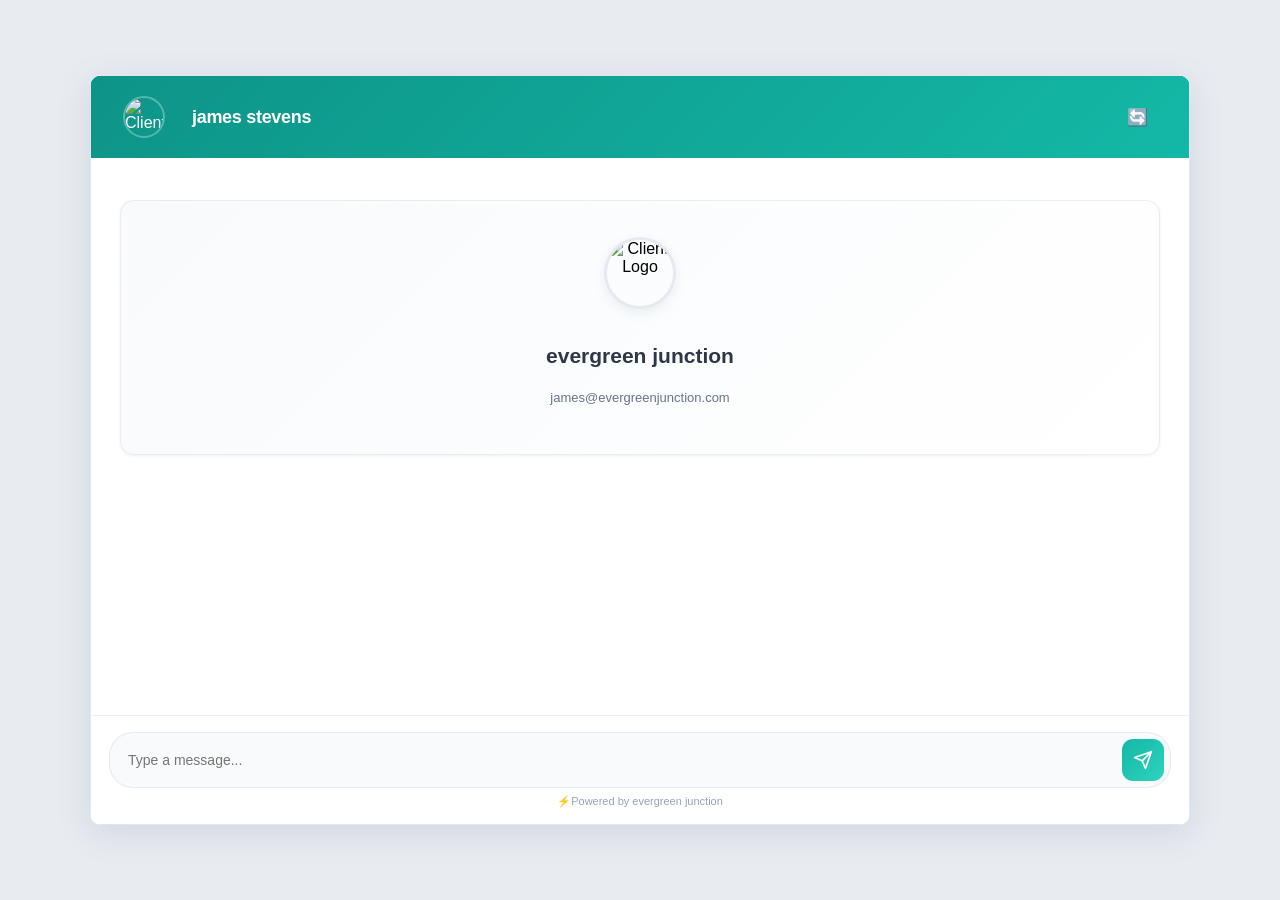
<file: index.html>
<!DOCTYPE html>
<html lang="en">

<head>
  <meta charset="UTF-8">
  <meta name="viewport" content="width=device-width, initial-scale=1.0, maximum-scale=1.0, user-scalable=no">
  <meta name="apple-mobile-web-app-capable" content="yes">
  <meta name="apple-mobile-web-app-status-bar-style" content="light">
  <meta name="theme-color" content="#6B7AA1">
  <title>Modern Webchat - Embedded</title>
  
  <style>
    * {
      margin: 0;
      padding: 0;
      box-sizing: border-box;
    }

    body {
      font-family: -apple-system, BlinkMacSystemFont, 'Segoe UI', Roboto, 'Helvetica Neue', Arial, sans-serif;
      background: #E8EBF0;
      overflow: hidden;
      -webkit-font-smoothing: antialiased;
      -moz-osx-font-smoothing: grayscale;
      min-height: 100vh;
    }

    .chat-iframe-container {
      position: fixed;
      top: 50%;
      left: 50%;
      transform: translate(-50%, -50%);
      width: min(92vw, 1100px);
      height: min(88vh, 750px);
      z-index: 1000;
      border: none;
      border-radius: 12px;
      box-shadow: 0 8px 32px rgba(107, 122, 161, 0.18);
      overflow: hidden;
      background: white;
    }

    .chat-iframe-container iframe {
      width: 100%;
      height: 100%;
      border: none;
      border-radius: 12px;
      display: block;
      background: white;
    }

    .chat-iframe-container::before {
      content: '';
      position: fixed;
      top: 0;
      left: 0;
      width: 100%;
      height: 100%;
      background: rgba(107, 122, 161, 0.15);
      z-index: -1;
    }

    @media (max-width: 768px) {
      body {
        background: #F0F3F8;
      }

      .chat-iframe-container {
        top: 0;
        left: 0;
        transform: none;
        width: 100vw;
        height: 100vh;
        height: calc(var(--vh, 1vh) * 100);
        min-height: 100vh;
        min-height: -webkit-fill-available;
        max-height: none;
        border-radius: 0;
        box-shadow: none;
      }

      .chat-iframe-container::before {
        display: none;
      }

      .chat-iframe-container iframe {
        border-radius: 0;
      }
    }

    .chat-iframe-container.loading {
      background: #8B9DC3;
      display: flex;
      flex-direction: column;
      align-items: center;
      justify-content: center;
      gap: 24px;
    }

    .loading-content {
      display: flex;
      flex-direction: column;
      align-items: center;
      gap: 20px;
    }

    .loader {
      width: 48px;
      height: 48px;
      border: 4px solid rgba(255, 255, 255, 0.2);
      border-top-color: white;
      border-radius: 50%;
      
    }

    @keyframes spin {
      to { transform: rotate(360deg); }
    }

    .loading-text {
      color: white;
      font-size: 16px;
      font-weight: 600;
    }

    @supports (padding: max(0px)) {
      .chat-iframe-container {
        padding: max(env(safe-area-inset-top), 0px) 
                 max(env(safe-area-inset-right), 0px) 
                 max(env(safe-area-inset-bottom), 0px) 
                 max(env(safe-area-inset-left), 0px);
      }
    }

    .error-container {
      text-align: center;
      padding: 48px 32px;
      color: white;
      display: flex;
      flex-direction: column;
      align-items: center;
      gap: 20px;
    }

    .error-icon {
      width: 64px;
      height: 64px;
      background: rgba(255, 255, 255, 0.15);
      border-radius: 50%;
      display: flex;
      align-items: center;
      justify-content: center;
      font-size: 32px;
    }

    .error-title {
      font-size: 22px;
      font-weight: 700;
      margin: 0;
    }

    .error-message {
      font-size: 15px;
      opacity: 0.9;
      max-width: 400px;
      line-height: 1.6;
    }

    .error-button {
      background: white;
      color: #6B7AA1;
      border: none;
      padding: 12px 28px;
      border-radius: 8px;
      font-size: 15px;
      font-weight: 600;
      cursor: pointer;
      
    }

    .error-button:hover {
      transform: scale(1.05);
    }

    .error-button:active {
      transform: scale(0.95);
    }
  </style>
</head>

<body>

  <div class="chat-iframe-container loading" id="chatContainer">
    <!-- Close button removed for iframe mode -->
    <div class="loading-content">
      <div class="loader"></div>
      <div class="loading-text">Loading Chat...</div>
    </div>
  </div>

  <script>
    function setViewportHeight() {
      const vh = window.innerHeight * 0.01;
      document.documentElement.style.setProperty('--vh', `${vh}px`);
    }

    setViewportHeight();
    window.addEventListener('resize', setViewportHeight);
    window.addEventListener('orientationchange', setViewportHeight);

    (function initializeChat() {
      const container = document.getElementById('chatContainer');
      
      const iframe = document.createElement('iframe');
      iframe.src = 'test.html?embed=true';
      iframe.title = 'Modern Chat Widget';
      iframe.allow = 'microphone; camera; geolocation; clipboard-write';
      iframe.loading = 'eager';
      iframe.sandbox = 'allow-same-origin allow-scripts allow-forms allow-popups allow-modals';
      
      const loadingTimeout = setTimeout(() => {
        showError('Loading timeout - please refresh the page');
      }, 10000);

      iframe.onload = function() {
        clearTimeout(loadingTimeout);
        
        setTimeout(() => {
          container.classList.remove('loading');
          const loadingContent = container.querySelector('.loading-content');
          if (loadingContent) {
            loadingContent.style.display = 'none';
          }
          
          // Close button remains hidden for iframe mode
          
          iframe.style.opacity = '0';
          iframe.style.transition = 'opacity 0.3s ease';
          setTimeout(() => {
            iframe.style.opacity = '1';
          }, 50);
        }, 200);
      };

      iframe.onerror = function() {
        clearTimeout(loadingTimeout);
        showError('Failed to load chat widget');
      };

      function showError(message) {
        container.innerHTML = `
          <div class="error-container">
            <div class="error-icon">ÃƒÂ¢Ã…Â¡ ÃƒÂ¯Ã‚Â¸Ã‚Â</div>
            <h2 class="error-title">Something went wrong</h2>
            <p class="error-message">${message}</p>
            <button class="error-button" onclick="location.reload()">
              Refresh Page
            </button>
          </div>
        `;
      }

      container.appendChild(iframe);

      // Close button removed for iframe mode

      window.addEventListener('message', function(event) {
        const { type, mode } = event.data;

        switch(type) {
          case 'resize-iframe':
            handleResize(mode);
            break;
          case 'close-chat':
            closeChat();
            break;
        }
      });

      function handleResize(mode) {
        if (mode === 'fullscreen') {
          container.style.width = '100vw';
          container.style.height = '100vh';
          container.style.borderRadius = '0';
          container.style.top = '0';
          container.style.left = '0';
          container.style.transform = 'none';
        } else if (mode === 'widget') {
          container.style.width = 'min(92vw, 1100px)';
          container.style.height = 'min(88vh, 750px)';
          container.style.borderRadius = '12px';
          container.style.top = '50%';
          container.style.left = '50%';
          container.style.transform = 'translate(-50%, -50%)';
        }
      }

      function closeChat() {
        container.style.opacity = '0';
        setTimeout(() => {
          container.style.display = 'none';
        }, 300);
      }

      document.addEventListener('keydown', function(event) {
        if (event.key === 'Escape') {
          closeChat();
        }
      });

      document.body.style.overflow = 'hidden';
    })();

    window.addEventListener('online', () => {
      document.documentElement.setAttribute('data-connection', 'online');
    });

    window.addEventListener('offline', () => {
      document.documentElement.setAttribute('data-connection', 'offline');
    });
  </script>

</body>

</html>
</file>
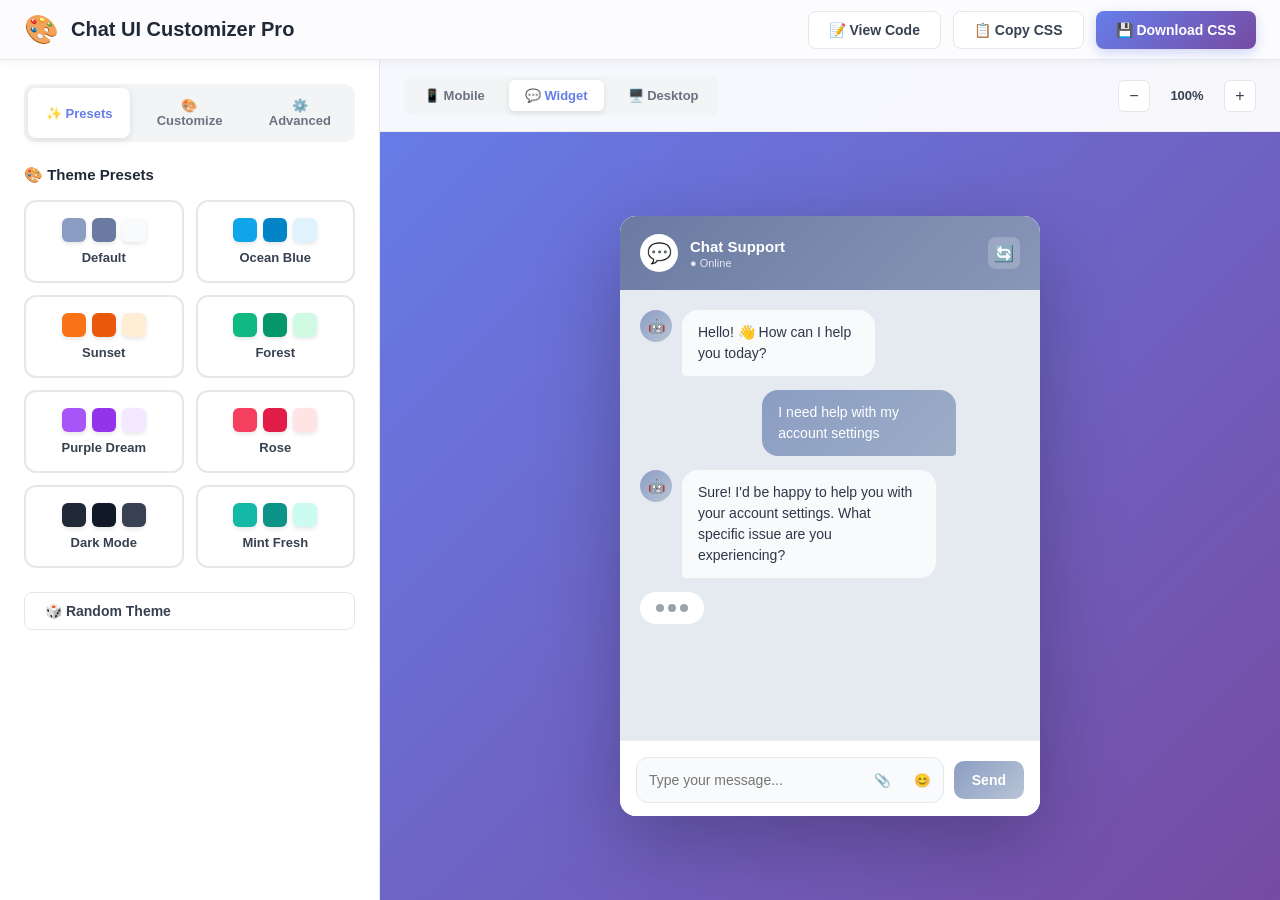
<file: cssbuilder.html>
<!DOCTYPE html>
        <html lang="en">
        <head>
            <meta charset="UTF-8">
            <meta name="viewport" content="width=device-width, initial-scale=1.0">
            <title>Advanced Chat UI Customizer Pro</title>
            <style>
                * {
                    margin: 0;
                    padding: 0;
                    box-sizing: border-box;
                }

                body {
                    font-family: -apple-system, BlinkMacSystemFont, 'Segoe UI', Roboto, 'Helvetica Neue', Arial, sans-serif;
                    display: flex;
                    height: 100vh;
                    overflow: hidden;
                    background: linear-gradient(135deg, #667eea 0%, #764ba2 100%);
                }

                /* Top Navigation Bar */
                .top-nav {
                    position: fixed;
                    top: 0;
                    left: 0;
                    right: 0;
                    height: 60px;
                    background: rgba(255, 255, 255, 0.98);
                    backdrop-filter: blur(10px);
                    border-bottom: 1px solid #e5e7eb;
                    display: flex;
                    align-items: center;
                    justify-content: space-between;
                    padding: 0 24px;
                    z-index: 1000;
                    box-shadow: 0 2px 10px rgba(0, 0, 0, 0.05);
                }

                .nav-logo {
                    display: flex;
                    align-items: center;
                    gap: 12px;
                    font-size: 20px;
                    font-weight: 700;
                    color: #1f2937;
                }

                .nav-logo span {
                    font-size: 28px;
                }

                .nav-actions {
                    display: flex;
                    gap: 12px;
                }

                .nav-btn {
                    padding: 10px 20px;
                    border: none;
                    border-radius: 8px;
                    font-size: 14px;
                    font-weight: 600;
                    cursor: pointer;
                    transition: all 0.2s ease;
                    display: flex;
                    align-items: center;
                    gap: 8px;
                }

                .nav-btn-primary {
                    background: linear-gradient(135deg, #667eea 0%, #764ba2 100%);
                    color: white;
                    box-shadow: 0 4px 12px rgba(102, 126, 234, 0.3);
                }

                .nav-btn-primary:hover {
                    transform: translateY(-2px);
                    box-shadow: 0 6px 16px rgba(102, 126, 234, 0.4);
                }

                .nav-btn-secondary {
                    background: white;
                    color: #374151;
                    border: 1px solid #e5e7eb;
                }

                .nav-btn-secondary:hover {
                    background: #f9fafb;
                }

                /* Main Container */
                .main-container {
                    display: flex;
                    width: 100%;
                    margin-top: 60px;
                    height: calc(100vh - 60px);
                }

                /* Sidebar */
                .sidebar {
                    width: 380px;
                    background: white;
                    border-right: 1px solid #e5e7eb;
                    overflow-y: auto;
                    padding: 24px;
                    box-shadow: 2px 0 10px rgba(0, 0, 0, 0.05);
                }

                .sidebar-tabs {
                    display: flex;
                    gap: 8px;
                    margin-bottom: 24px;
                    background: #f3f4f6;
                    padding: 4px;
                    border-radius: 10px;
                }

                .tab-btn {
                    flex: 1;
                    padding: 10px 16px;
                    border: none;
                    border-radius: 8px;
                    background: transparent;
                    color: #6b7280;
                    font-weight: 600;
                    font-size: 13px;
                    cursor: pointer;
                    transition: all 0.2s ease;
                }

                .tab-btn.active {
                    background: white;
                    color: #667eea;
                    box-shadow: 0 2px 8px rgba(0, 0, 0, 0.1);
                }

                .tab-content {
                    display: none;
                }

                .tab-content.active {
                    display: block;
                }

                /* Presets Section */
                .presets-grid {
                    display: grid;
                    grid-template-columns: repeat(2, 1fr);
                    gap: 12px;
                    margin-bottom: 24px;
                }

                .preset-card {
                    padding: 16px;
                    border: 2px solid #e5e7eb;
                    border-radius: 12px;
                    cursor: pointer;
                    transition: all 0.2s ease;
                    text-align: center;
                }

                .preset-card:hover {
                    border-color: #667eea;
                    transform: translateY(-2px);
                    box-shadow: 0 4px 12px rgba(102, 126, 234, 0.15);
                }

                .preset-card.active {
                    border-color: #667eea;
                    background: #f0f4ff;
                }

                .preset-preview {
                    display: flex;
                    gap: 6px;
                    justify-content: center;
                    margin-bottom: 8px;
                }

                .preset-color {
                    width: 24px;
                    height: 24px;
                    border-radius: 6px;
                    box-shadow: 0 2px 4px rgba(0, 0, 0, 0.1);
                }

                .preset-name {
                    font-size: 13px;
                    font-weight: 600;
                    color: #374151;
                }

                /* Controls Section */
                .controls-section {
                    margin-bottom: 28px;
                }

                .section-header {
                    display: flex;
                    align-items: center;
                    justify-content: space-between;
                    margin-bottom: 16px;
                }

                .section-title {
                    font-size: 15px;
                    font-weight: 700;
                    color: #1f2937;
                    display: flex;
                    align-items: center;
                    gap: 8px;
                }

                .section-toggle {
                    font-size: 12px;
                    color: #667eea;
                    cursor: pointer;
                    font-weight: 600;
                }

                .control-group {
                    margin-bottom: 20px;
                    padding: 16px;
                    background: #f9fafb;
                    border-radius: 10px;
                    border: 1px solid #e5e7eb;
                }

                .control-label {
                    display: flex;
                    align-items: center;
                    justify-content: space-between;
                    font-size: 13px;
                    font-weight: 600;
                    color: #374151;
                    margin-bottom: 10px;
                }

                .control-label-info {
                    font-size: 11px;
                    color: #9ca3af;
                    font-weight: 400;
                }

                .color-input-wrapper {
                    display: flex;
                    gap: 10px;
                    align-items: center;
                }

                .color-input-wrapper input[type="color"] {
                    width: 50px;
                    height: 50px;
                    border: 2px solid #e5e7eb;
                    border-radius: 10px;
                    cursor: pointer;
                    transition: all 0.2s ease;
                }

                .color-input-wrapper input[type="color"]:hover {
                    border-color: #667eea;
                    transform: scale(1.05);
                }

                .color-input-wrapper input[type="text"] {
                    flex: 1;
                    padding: 12px 14px;
                    border: 1px solid #e5e7eb;
                    border-radius: 8px;
                    font-size: 13px;
                    font-family: 'Courier New', monospace;
                    font-weight: 600;
                    transition: all 0.2s ease;
                }

                .color-input-wrapper input[type="text"]:focus {
                    outline: none;
                    border-color: #667eea;
                    box-shadow: 0 0 0 3px rgba(102, 126, 234, 0.1);
                }

                .gradient-inputs {
                    display: grid;
                    grid-template-columns: 1fr 1fr;
                    gap: 12px;
                    margin-top: 10px;
                }

                .gradient-color {
                    display: flex;
                    flex-direction: column;
                    gap: 8px;
                }

                .gradient-color span {
                    font-size: 11px;
                    color: #6b7280;
                    font-weight: 600;
                    text-transform: uppercase;
                }

                .gradient-angle {
                    margin-top: 12px;
                }

                input[type="range"] {
                    width: 100%;
                    height: 8px;
                    border-radius: 4px;
                    background: linear-gradient(to right, #e5e7eb 0%, #667eea 50%, #e5e7eb 100%);
                    outline: none;
                    -webkit-appearance: none;
                    margin: 8px 0;
                }

                input[type="range"]::-webkit-slider-thumb {
                    -webkit-appearance: none;
                    width: 20px;
                    height: 20px;
                    border-radius: 50%;
                    background: white;
                    border: 3px solid #667eea;
                    cursor: pointer;
                    box-shadow: 0 2px 8px rgba(0, 0, 0, 0.2);
                    transition: all 0.2s ease;
                }

                input[type="range"]::-webkit-slider-thumb:hover {
                    transform: scale(1.2);
                    box-shadow: 0 4px 12px rgba(102, 126, 234, 0.4);
                }

                .range-label {
                    display: flex;
                    justify-content: space-between;
                    font-size: 12px;
                    color: #6b7280;
                    margin-top: 4px;
                }

                .range-value {
                    font-weight: 700;
                    color: #667eea;
                }

                select {
                    width: 100%;
                    padding: 12px;
                    border: 1px solid #e5e7eb;
                    border-radius: 8px;
                    font-size: 13px;
                    background: white;
                    cursor: pointer;
                    transition: all 0.2s ease;
                }

                select:focus {
                    outline: none;
                    border-color: #667eea;
                    box-shadow: 0 0 0 3px rgba(102, 126, 234, 0.1);
                }

                /* Preview Container */
                .preview-container {
                    flex: 1;
                    display: flex;
                    flex-direction: column;
                    background: linear-gradient(135deg, #667eea 0%, #764ba2 100%);
                    overflow: hidden;
                }

                .preview-toolbar {
                    background: rgba(255, 255, 255, 0.95);
                    backdrop-filter: blur(10px);
                    padding: 16px 24px;
                    display: flex;
                    align-items: center;
                    justify-content: space-between;
                    border-bottom: 1px solid rgba(0, 0, 0, 0.05);
                }

                .preview-modes {
                    display: flex;
                    gap: 8px;
                    background: #f3f4f6;
                    padding: 4px;
                    border-radius: 8px;
                }

                .mode-btn {
                    padding: 8px 16px;
                    border: none;
                    border-radius: 6px;
                    background: transparent;
                    color: #6b7280;
                    font-size: 13px;
                    font-weight: 600;
                    cursor: pointer;
                    transition: all 0.2s ease;
                    display: flex;
                    align-items: center;
                    gap: 6px;
                }

                .mode-btn.active {
                    background: white;
                    color: #667eea;
                    box-shadow: 0 2px 6px rgba(0, 0, 0, 0.1);
                }

                .preview-zoom {
                    display: flex;
                    align-items: center;
                    gap: 12px;
                }

                .zoom-btn {
                    width: 32px;
                    height: 32px;
                    border: 1px solid #e5e7eb;
                    border-radius: 6px;
                    background: white;
                    color: #374151;
                    font-size: 16px;
                    cursor: pointer;
                    transition: all 0.2s ease;
                    display: flex;
                    align-items: center;
                    justify-content: center;
                }

                .zoom-btn:hover {
                    background: #f9fafb;
                    border-color: #667eea;
                }

                .zoom-level {
                    font-size: 13px;
                    font-weight: 600;
                    color: #374151;
                    min-width: 50px;
                    text-align: center;
                }

                .preview-frame-container {
                    flex: 1;
                    display: flex;
                    align-items: center;
                    justify-content: center;
                    padding: 40px;
                    overflow: auto;
                    position: relative;
                }

                .preview-frame {
                    background: white;
                    border-radius: 16px;
                    box-shadow: 0 25px 80px rgba(0, 0, 0, 0.25);
                    width: 100%;
                    max-width: 420px;
                    height: 600px;
                    overflow: hidden;
                    position: relative;
                    transition: transform 0.3s ease;
                }

                .preview-frame.mobile {
                    max-width: 375px;
                    height: 667px;
                }

                .preview-frame.desktop {
                    max-width: 1200px;
                    width: 95%;
                    height: 680px;
                    display: flex;
                    flex-direction: row;
                }

                /* Desktop Sidebar simulation */
                .desktop-sidebar {
                    width: 320px;
                    background: linear-gradient(180deg, #6B7AA1 0%, #8897B8 100%);
                    display: none;
                    flex-direction: column;
                    flex-shrink: 0;
                    border-right: 1px solid rgba(255, 255, 255, 0.1);
                    padding: 20px;
                    position: relative;
                }

                .preview-frame.desktop .desktop-sidebar {
                    display: flex;
                }

                .preview-frame.widget {
                    max-width: 420px;
                    height: 600px;
                }

                .preview-frame.desktop .chat-messages {
                    height: calc(680px - 100px - 85px - 40px);
                }

                .desktop-sidebar-header {
                    color: white;
                    font-size: 18px;
                    font-weight: 700;
                    margin-bottom: 24px;
                    padding-bottom: 16px;
                    border-bottom: 1px solid rgba(255, 255, 255, 0.2);
                }

                .desktop-sidebar-item {
                    padding: 12px 16px;
                    border-radius: 10px;
                    color: rgba(255, 255, 255, 0.8);
                    font-size: 14px;
                    margin-bottom: 8px;
                    cursor: pointer;
                    transition: all 0.2s ease;
                }

                .desktop-sidebar-item:hover {
                    background: rgba(255, 255, 255, 0.15);
                    color: white;
                }

                .desktop-sidebar-item.active {
                    background: rgba(255, 255, 255, 0.2);
                    color: white;
                    font-weight: 600;
                }

                .desktop-chat-wrapper {
                    display: flex;
                    flex-direction: column;
                    flex: 1;
                }

                /* Chat UI Styles */
                .chat-header {
                    padding: 18px 20px;
                    display: flex;
                    align-items: center;
                    color: white;
                    position: relative;
                }

                .client-logo {
                    width: 38px;
                    height: 38px;
                    border-radius: 50%;
                    margin-right: 12px;
                    background: white;
                    display: flex;
                    align-items: center;
                    justify-content: center;
                    font-size: 20px;
                    border: 2px solid rgba(255, 255, 255, 0.3);
                }

                .chat-header-content {
                    flex: 1;
                }

                .chat-header-title {
                    font-size: 15px;
                    font-weight: 600;
                    margin-bottom: 2px;
                }

                .chat-status {
                    font-size: 11px;
                    opacity: 0.8;
                }

                .header-actions {
                    display: flex;
                    gap: 8px;
                }

                .header-btn {
                    width: 32px;
                    height: 32px;
                    border: none;
                    border-radius: 8px;
                    background: rgba(255, 255, 255, 0.2);
                    color: white;
                    cursor: pointer;
                    display: flex;
                    align-items: center;
                    justify-content: center;
                    transition: all 0.2s ease;
                    font-size: 16px;
                }

                .header-btn:hover {
                    background: rgba(255, 255, 255, 0.3);
                }

                .chat-messages {
                    padding: 20px;
                    height: 450px;
                    overflow-y: auto;
                    display: flex;
                    flex-direction: column;
                    gap: 14px;
                }

                .message {
                    max-width: 75%;
                    padding: 12px 16px;
                    border-radius: 16px;
                    font-size: 14px;
                    line-height: 1.5;
                    word-wrap: break-word;
                    animation: messageSlide 0.3s ease;
                }

                @keyframes messageSlide {
                    from {
                        opacity: 0;
                        transform: translateY(10px);
                    }
                    to {
                        opacity: 1;
                        transform: translateY(0);
                    }
                }

                .message-with-avatar {
                    display: flex;
                    gap: 10px;
                    align-items: flex-start;
                }

                .message-avatar {
                    width: 32px;
                    height: 32px;
                    border-radius: 50%;
                    background: linear-gradient(135deg, #667eea 0%, #764ba2 100%);
                    display: flex;
                    align-items: center;
                    justify-content: center;
                    color: white;
                    font-size: 14px;
                    font-weight: 600;
                    flex-shrink: 0;
                }

                .incoming-message {
                    align-self: flex-start;
                    border-radius: 16px 16px 16px 4px;
                }

                .outgoing-message {
                    align-self: flex-end;
                    border-radius: 16px 16px 4px 16px;
                }

                .message-time {
                    font-size: 10px;
                    opacity: 0.6;
                    margin-top: 4px;
                }

                .typing-indicator {
                    display: flex;
                    gap: 4px;
                    padding: 12px 16px;
                    background: white;
                    border-radius: 16px;
                    width: fit-content;
                    align-self: flex-start;
                }

                .typing-dot {
                    width: 8px;
                    height: 8px;
                    border-radius: 50%;
                    background: #9ca3af;
                    animation: typingAnimation 1.4s infinite;
                }

                .typing-dot:nth-child(2) {
                    animation-delay: 0.2s;
                }

                .typing-dot:nth-child(3) {
                    animation-delay: 0.4s;
                }

                @keyframes typingAnimation {
                    0%, 60%, 100% {
                        transform: translateY(0);
                    }
                    30% {
                        transform: translateY(-10px);
                    }
                }

                .chat-input-area {
                    padding: 16px;
                    background: white;
                    border-top: 1px solid rgba(107, 122, 161, 0.12);
                    display: flex;
                    gap: 10px;
                    align-items: center;
                }

                .chat-input-wrapper {
                    flex: 1;
                    display: flex;
                    gap: 8px;
                    align-items: center;
                    background: #f8fafc;
                    border: 1px solid #e5e7eb;
                    border-radius: 12px;
                    padding: 4px 4px 4px 12px;
                    transition: all 0.2s ease;
                }

                .chat-input-wrapper:focus-within {
                    border-color: #667eea;
                    box-shadow: 0 0 0 3px rgba(102, 126, 234, 0.1);
                }

                .chat-input {
                    flex: 1;
                    padding: 10px 0;
                    border: none;
                    background: transparent;
                    font-size: 14px;
                    outline: none;
                }

                .input-action-btn {
                    width: 32px;
                    height: 32px;
                    border: none;
                    border-radius: 8px;
                    background: transparent;
                    color: #9ca3af;
                    cursor: pointer;
                    transition: all 0.2s ease;
                    display: flex;
                    align-items: center;
                    justify-content: center;
                }

                .input-action-btn:hover {
                    background: #e5e7eb;
                    color: #374151;
                }

                .chat-send-button {
                    padding: 11px 18px;
                    border: none;
                    border-radius: 10px;
                    color: white;
                    font-weight: 600;
                    cursor: pointer;
                    transition: all 0.2s ease;
                    font-size: 14px;
                }

                .chat-send-button:hover {
                    transform: translateY(-2px);
                    box-shadow: 0 4px 12px rgba(0, 0, 0, 0.2);
                }

                .chat-powered {
                    text-align: center;
                    font-size: 12px;
                    margin-top: 8px;
                    color: #6b7aa1;
                    font-weight: 500;
                }

                /* Code Editor */
                .code-editor {
                    background: #1e293b;
                    border-radius: 12px;
                    overflow: hidden;
                    margin-top: 20px;
                }

                .code-header {
                    background: #0f172a;
                    padding: 12px 16px;
                    display: flex;
                    justify-content: space-between;
                    align-items: center;
                }

                .code-title {
                    color: #94a3b8;
                    font-size: 13px;
                    font-weight: 600;
                }

                .code-copy-btn {
                    padding: 6px 12px;
                    background: #334155;
                    border: none;
                    border-radius: 6px;
                    color: #e2e8f0;
                    font-size: 12px;
                    cursor: pointer;
                    transition: all 0.2s ease;
                }

                .code-copy-btn:hover {
                    background: #475569;
                }

                .code-content {
                    padding: 20px;
                    max-height: 400px;
                    overflow-y: auto;
                }

                .code-content pre {
                    margin: 0;
                    color: #e2e8f0;
                    font-family: 'Courier New', monospace;
                    font-size: 12px;
                    line-height: 1.6;
                }

                /* Toast Notification */
                .toast {
                    position: fixed;
                    top: 80px;
                    right: 24px;
                    background: white;
                    color: #1f2937;
                    padding: 16px 24px;
                    border-radius: 12px;
                    box-shadow: 0 10px 40px rgba(0, 0, 0, 0.2);
                    transform: translateX(400px);
                    opacity: 0;
                    transition: all 0.3s ease;
                    z-index: 10000;
                    display: flex;
                    align-items: center;
                    gap: 12px;
                    font-weight: 500;
                    border-left: 4px solid #10b981;
                }

                .toast.show {
                    transform: translateX(0);
                    opacity: 1;
                }

                .toast-icon {
                    font-size: 20px;
                }

                /* Scrollbar Styling */
                .sidebar::-webkit-scrollbar,
                .chat-messages::-webkit-scrollbar,
                .code-content::-webkit-scrollbar,
                .preview-frame-container::-webkit-scrollbar {
                    width: 8px;
                    height: 8px;
                }

                .sidebar::-webkit-scrollbar-track,
                .chat-messages::-webkit-scrollbar-track,
                .code-content::-webkit-scrollbar-track,
                .preview-frame-container::-webkit-scrollbar-track {
                    background: #f1f5f9;
                    border-radius: 4px;
                }

                .sidebar::-webkit-scrollbar-thumb,
                .chat-messages::-webkit-scrollbar-thumb,
                .preview-frame-container::-webkit-scrollbar-thumb {
                    background: #cbd5e1;
                    border-radius: 4px;
                }

                .code-content::-webkit-scrollbar-thumb {
                    background: #475569;
                    border-radius: 4px;
                }

                .sidebar::-webkit-scrollbar-thumb:hover,
                .chat-messages::-webkit-scrollbar-thumb:hover,
                .code-content::-webkit-scrollbar-thumb:hover,
                .preview-frame-container::-webkit-scrollbar-thumb:hover {
                    background: #94a3b8;
                }

                /* Advanced Options */
                .advanced-grid {
                    display: grid;
                    grid-template-columns: repeat(2, 1fr);
                    gap: 12px;
                }

                .switch-control {
                    display: flex;
                    align-items: center;
                    justify-content: space-between;
                    padding: 12px;
                    background: white;
                    border: 1px solid #e5e7eb;
                    border-radius: 8px;
                }

                .switch-label {
                    font-size: 13px;
                    font-weight: 500;
                    color: #374151;
                }

                .switch {
                    position: relative;
                    width: 44px;
                    height: 24px;
                    background: #e5e7eb;
                    border-radius: 12px;
                    cursor: pointer;
                    transition: all 0.3s ease;
                }

                .switch.active {
                    background: #667eea;
                }

                .switch-thumb {
                    position: absolute;
                    top: 2px;
                    left: 2px;
                    width: 20px;
                    height: 20px;
                    background: white;
                    border-radius: 50%;
                    transition: all 0.3s ease;
                    box-shadow: 0 2px 4px rgba(0, 0, 0, 0.2);
                }

                .switch.active .switch-thumb {
                    left: 22px;
                }

                @media (max-width: 1200px) {
                    .sidebar {
                        width: 320px;
                    }
                }

                @media (max-width: 900px) {
                    .main-container {
                        flex-direction: column;
                    }

                    .sidebar {
                        width: 100%;
                        max-height: 50vh;
                    }

                    .preview-frame-container {
                        padding: 20px;
                    }
                }
            </style>
        </head>
        <body>
            <!-- Top Navigation -->
            <div class="top-nav">
                <div class="nav-logo">
                    <span>🎨</span>
                    <div>
                        <div>Chat UI Customizer Pro</div>
                    </div>
                </div>
                <div class="nav-actions">
                    <button class="nav-btn nav-btn-secondary" onclick="showCode()">
                        📝 View Code
                    </button>
                    <button class="nav-btn nav-btn-secondary" onclick="copyToClipboard()">
                        📋 Copy CSS
                    </button>
                    <button class="nav-btn nav-btn-primary" onclick="exportCSS()">
                        💾 Download CSS
                    </button>
                </div>
            </div>

            <!-- Main Container -->
            <div class="main-container">
                <!-- Sidebar -->
                <div class="sidebar">
                    <!-- Tabs -->
                    <div class="sidebar-tabs">
                        <button class="tab-btn active" onclick="switchTab('presets')">✨ Presets</button>
                        <button class="tab-btn" onclick="switchTab('customize')">🎨 Customize</button>
                        <button class="tab-btn" onclick="switchTab('advanced')">⚙️ Advanced</button>
                    </div>

                    <!-- Presets Tab -->
                    <div class="tab-content active" id="presets-tab">
                        <div class="section-title" style="margin-bottom: 16px;">🎨 Theme Presets</div>
                        <div class="presets-grid">
                            <div class="preset-card" onclick="applyPreset('default')">
                                <div class="preset-preview">
                                    <div class="preset-color" style="background: #8B9DC3;"></div>
                                    <div class="preset-color" style="background: #6B7AA1;"></div>
                                    <div class="preset-color" style="background: #f8fafc;"></div>
                                </div>
                                <div class="preset-name">Default</div>
                            </div>
                            <div class="preset-card" onclick="applyPreset('ocean')">
                                <div class="preset-preview">
                                    <div class="preset-color" style="background: #0ea5e9;"></div>
                                    <div class="preset-color" style="background: #0284c7;"></div>
                                    <div class="preset-color" style="background: #e0f2fe;"></div>
                                </div>
                                <div class="preset-name">Ocean Blue</div>
                            </div>
                            <div class="preset-card" onclick="applyPreset('sunset')">
                                <div class="preset-preview">
                                    <div class="preset-color" style="background: #f97316;"></div>
                                    <div class="preset-color" style="background: #ea580c;"></div>
                                    <div class="preset-color" style="background: #ffedd5;"></div>
                                </div>
                                <div class="preset-name">Sunset</div>
                            </div>
                            <div class="preset-card" onclick="applyPreset('forest')">
                                <div class="preset-preview">
                                    <div class="preset-color" style="background: #10b981;"></div>
                                    <div class="preset-color" style="background: #059669;"></div>
                                    <div class="preset-color" style="background: #d1fae5;"></div>
                                </div>
                                <div class="preset-name">Forest</div>
                            </div>
                            <div class="preset-card" onclick="applyPreset('purple')">
                                <div class="preset-preview">
                                    <div class="preset-color" style="background: #a855f7;"></div>
                                    <div class="preset-color" style="background: #9333ea;"></div>
                                    <div class="preset-color" style="background: #f3e8ff;"></div>
                                </div>
                                <div class="preset-name">Purple Dream</div>
                            </div>
                            <div class="preset-card" onclick="applyPreset('rose')">
                                <div class="preset-preview">
                                    <div class="preset-color" style="background: #f43f5e;"></div>
                                    <div class="preset-color" style="background: #e11d48;"></div>
                                    <div class="preset-color" style="background: #ffe4e6;"></div>
                                </div>
                                <div class="preset-name">Rose</div>
                            </div>
                            <div class="preset-card" onclick="applyPreset('dark')">
                                <div class="preset-preview">
                                    <div class="preset-color" style="background: #1f2937;"></div>
                                    <div class="preset-color" style="background: #111827;"></div>
                                    <div class="preset-color" style="background: #374151;"></div>
                                </div>
                                <div class="preset-name">Dark Mode</div>
                            </div>
                            <div class="preset-card" onclick="applyPreset('mint')">
                                <div class="preset-preview">
                                    <div class="preset-color" style="background: #14b8a6;"></div>
                                    <div class="preset-color" style="background: #0d9488;"></div>
                                    <div class="preset-color" style="background: #ccfbf1;"></div>
                                </div>
                                <div class="preset-name">Mint Fresh</div>
                            </div>
                        </div>

                        <div style="margin-top: 24px;">
                            <button class="nav-btn nav-btn-secondary" style="width: 100%;" onclick="randomizeTheme()">
                                🎲 Random Theme
                            </button>
                        </div>
                    </div>

                    <!-- Customize Tab -->
                    <div class="tab-content" id="customize-tab">
                        <!-- Primary Gradient -->
                        <div class="controls-section">
                            <div class="section-title">🎨 Primary Gradient</div>
                            <div class="control-group">
                                <div class="control-label">
                                    <span>Primary Colors</span>
                                    <span class="control-label-info">Buttons & accents</span>
                                </div>
                                <div class="gradient-inputs">
                                    <div class="gradient-color">
                                        <span>Start</span>
                                        <input type="color" id="primaryGradientStart" value="#8B9DC3" onchange="updatePreview()">
                                    </div>
                                    <div class="gradient-color">
                                        <span>End</span>
                                        <input type="color" id="primaryGradientEnd" value="#B8C5D6" onchange="updatePreview()">
                                    </div>
                                </div>
                                <div class="gradient-angle">
                                    <label class="control-label" style="margin-bottom: 8px;">
                                        <span>Gradient Angle</span>
                                        <span class="range-value" id="primaryAngleValue">135°</span>
                                    </label>
                                    <input type="range" id="primaryAngle" min="0" max="360" step="15" value="135" oninput="updatePreview()">
                                </div>
                            </div>
                        </div>

                        <!-- Header Gradient -->
                        <div class="controls-section">
                            <div class="section-title">📱 Header Gradient</div>
                            <div class="control-group">
                                <div class="control-label">
                                    <span>Header Colors</span>
                                    <span class="control-label-info">Top bar background</span>
                                </div>
                                <div class="gradient-inputs">
                                    <div class="gradient-color">
                                        <span>Start</span>
                                        <input type="color" id="headerGradientStart" value="#6B7AA1" onchange="updatePreview()">
                                    </div>
                                    <div class="gradient-color">
                                        <span>End</span>
                                        <input type="color" id="headerGradientEnd" value="#8897B8" onchange="updatePreview()">
                                    </div>
                                </div>
                                <div class="gradient-angle">
                                    <label class="control-label" style="margin-bottom: 8px;">
                                        <span>Gradient Angle</span>
                                        <span class="range-value" id="headerAngleValue">135°</span>
                                    </label>
                                    <input type="range" id="headerAngle" min="0" max="360" step="15" value="135" oninput="updatePreview()">
                                </div>
                            </div>
                        </div>

                        <!-- User Message -->
                        <div class="controls-section">
                            <div class="section-title">💬 User Message</div>
                            <div class="control-group">
                                <div class="control-label">
                                    <span>Message Background</span>
                                </div>
                                <div class="gradient-inputs">
                                    <div class="gradient-color">
                                        <span>Start</span>
                                        <input type="color" id="userMessageStart" value="#8B9DC3" onchange="updatePreview()">
                                    </div>
                                    <div class="gradient-color">
                                        <span>End</span>
                                        <input type="color" id="userMessageEnd" value="#9CADC7" onchange="updatePreview()">
                                    </div>
                                </div>
                                <div style="margin-top: 12px;">
                                    <label class="control-label">Text Color</label>
                                    <div class="color-input-wrapper">
                                        <input type="color" id="userTextColor" value="#ffffff" onchange="updatePreview()">
                                        <input type="text" id="userTextColorHex" value="#ffffff" readonly>
                                    </div>
                                </div>
                            </div>
                        </div>

                        <!-- Bot Message -->
                        <div class="controls-section">
                            <div class="section-title">🤖 Bot Message</div>
                            <div class="control-group">
                                <label class="control-label">Background Color</label>
                                <div class="color-input-wrapper">
                                    <input type="color" id="botMessageBg" value="#f8fafc" onchange="updatePreview()">
                                    <input type="text" id="botMessageBgHex" value="#f8fafc" readonly>
                                </div>
                                <div style="margin-top: 12px;">
                                    <label class="control-label">Text Color</label>
                                    <div class="color-input-wrapper">
                                        <input type="color" id="botTextColor" value="#2d3748" onchange="updatePreview()">
                                        <input type="text" id="botTextColorHex" value="#2d3748" readonly>
                                    </div>
                                </div>
                            </div>
                        </div>

                        <!-- Background -->
                        <div class="controls-section">
                            <div class="section-title">🎭 Background Colors</div>
                            <div class="control-group">
                                <label class="control-label">Main Background</label>
                                <div class="color-input-wrapper">
                                    <input type="color" id="backgroundColor" value="#ffffff" onchange="updatePreview()">
                                    <input type="text" id="backgroundColorHex" value="#ffffff" readonly>
                                </div>
                                <div style="margin-top: 12px;">
                                    <label class="control-label">Secondary Background</label>
                                    <div class="color-input-wrapper">
                                        <input type="color" id="secondaryBg" value="#e5e9f0" onchange="updatePreview()">
                                        <input type="text" id="secondaryBgHex" value="#e5e9f0" readonly>
                                    </div>
                                </div>
                            </div>
                        </div>
                    </div>

                    <!-- Advanced Tab -->
                    <div class="tab-content" id="advanced-tab">
                        <!-- Typography -->
                        <div class="controls-section">
                            <div class="section-title">✏️ Typography</div>
                            <div class="control-group">
                                <label class="control-label">Font Family</label>
                                <select id="fontFamily" onchange="updatePreview()">
                                    <option value="-apple-system, BlinkMacSystemFont, 'Segoe UI', Roboto, 'Helvetica Neue', Arial, sans-serif">System Default</option>
                                    <option value="'Inter', -apple-system, sans-serif">Inter</option>
                                    <option value="'Poppins', sans-serif">Poppins</option>
                                    <option value="'Montserrat', sans-serif">Montserrat</option>
                                    <option value="'Roboto', sans-serif">Roboto</option>
                                    <option value="'Open Sans', sans-serif">Open Sans</option>
                                    <option value="'Lato', sans-serif">Lato</option>
                                    <option value="'Raleway', sans-serif">Raleway</option>
                                </select>
                            </div>
                        </div>

                        <!-- Border Radius -->
                        <div class="controls-section">
                            <div class="section-title">📐 Border Radius</div>
                            <div class="control-group">
                                <label class="control-label">
                                    <span>Corner Roundness</span>
                                    <span class="range-value" id="borderRadiusValue">16px</span>
                                </label>
                                <input type="range" id="borderRadius" min="0" max="32" step="1" value="16" oninput="updatePreview()">
                                <div class="range-label">
                                    <span>Sharp (0px)</span>
                                    <span>Rounded (32px)</span>
                                </div>
                            </div>
                        </div>

                        <!-- Opacity -->
                        <div class="controls-section">
                            <div class="section-title">👁️ Opacity</div>
                            <div class="control-group">
                                <label class="control-label">
                                    <span>Glass Effect</span>
                                    <span class="range-value" id="glassOpacityValue">98%</span>
                                </label>
                                <input type="range" id="glassOpacity" min="0.7" max="1" step="0.01" value="0.98" oninput="updatePreview()">
                                <div class="range-label">
                                    <span>Transparent</span>
                                    <span>Solid</span>
                                </div>
                            </div>
                        </div>

                        <!-- Shadow -->
                        <div class="controls-section">
                            <div class="section-title">💫 Shadow Intensity</div>
                            <div class="control-group">
                                <label class="control-label">
                                    <span>Shadow Strength</span>
                                    <span class="range-value" id="shadowIntensityValue">0.15</span>
                                </label>
                                <input type="range" id="shadowIntensity" min="0" max="0.3" step="0.01" value="0.15" oninput="updatePreview()">
                                <div class="range-label">
                                    <span>None</span>
                                    <span>Strong</span>
                                </div>
                            </div>
                        </div>

                        <!-- Advanced Options -->
                        <div class="controls-section">
                            <div class="section-title">🔧 Display Options</div>
                            <div class="advanced-grid">
                                <div class="switch-control">
                                    <span class="switch-label">Show Avatar</span>
                                    <div class="switch active" id="showAvatar" onclick="toggleSwitch('showAvatar')">
                                        <div class="switch-thumb"></div>
                                    </div>
                                </div>
                                <div class="switch-control">
                                    <span class="switch-label">Show Status</span>
                                    <div class="switch active" id="showStatus" onclick="toggleSwitch('showStatus')">
                                        <div class="switch-thumb"></div>
                                    </div>
                                </div>
                                <div class="switch-control">
                                    <span class="switch-label">Show Time</span>
                                    <div class="switch" id="showTime" onclick="toggleSwitch('showTime')">
                                        <div class="switch-thumb"></div>
                                    </div>
                                </div>
                                <div class="switch-control">
                                    <span class="switch-label">Typing Indicator</span>
                                    <div class="switch active" id="showTyping" onclick="toggleSwitch('showTyping')">
                                        <div class="switch-thumb"></div>
                                    </div>
                                </div>
                            </div>
                        </div>

                        <!-- Reset -->
                        <div style="margin-top: 24px;">
                            <button class="nav-btn nav-btn-secondary" style="width: 100%; background: #ef4444; color: white; border: none;" onclick="resetToDefault()">
                                🔄 Reset to Default
                            </button>
                        </div>
                    </div>
                </div>

                <!-- Preview Container -->
                <div class="preview-container">
                    <!-- Preview Toolbar -->
                    <div class="preview-toolbar">
                        <div class="preview-modes">
                            <button class="mode-btn" onclick="setPreviewMode('mobile')">📱 Mobile</button>
                            <button class="mode-btn active" onclick="setPreviewMode('widget')">💬 Widget</button>
                            <button class="mode-btn" onclick="setPreviewMode('desktop')">🖥️ Desktop</button>
                        </div>
                        <div class="preview-zoom">
                            <button class="zoom-btn" onclick="adjustZoom(-0.1)">−</button>
                            <span class="zoom-level" id="zoomLevel">100%</span>
                            <button class="zoom-btn" onclick="adjustZoom(0.1)">+</button>
                        </div>
                    </div>

                    <!-- Preview Frame -->
                    <div class="preview-frame-container">
                        <div class="preview-frame" id="previewFrame">
                            <!-- Desktop Sidebar (only visible in desktop mode) -->
                            <div class="desktop-sidebar">
                                <div class="desktop-sidebar-header">💬 Chat Support</div>
                                <div class="desktop-sidebar-item active">📋 All Conversations</div>
                                <div class="desktop-sidebar-item">⭐ Favorites</div>
                                <div class="desktop-sidebar-item">📁 Archives</div>
                                <div class="desktop-sidebar-item">⚙️ Settings</div>
                            </div>

                            <!-- Chat Content Wrapper -->
                            <div class="desktop-chat-wrapper">
                                <div class="chat-header" id="previewHeader">
                                    <div class="client-logo">💬</div>
                                    <div class="chat-header-content">
                                        <div class="chat-header-title">Chat Support</div>
                                        <div class="chat-status" id="chatStatus">● Online</div>
                                    </div>
                                    <div class="header-actions">
                                        <button class="header-btn">🔄</button>
                                    </div>
                                </div>
                                
                                <div class="chat-messages" id="previewMessages">
                                    <div class="message-with-avatar" id="botMessageContainer">
                                        <div class="message-avatar" id="botAvatar">🤖</div>
                                        <div>
                                            <div class="message incoming-message" id="previewIncoming">
                                                Hello! 👋 How can I help you today?
                                            </div>
                                            <div class="message-time" id="messageTime1" style="display: none;">10:30 AM</div>
                                        </div>
                                    </div>

                                    <div style="display: flex; justify-content: flex-end;">
                                        <div>
                                            <div class="message outgoing-message" id="previewOutgoing">
                                                I need help with my account settings
                                            </div>
                                            <div class="message-time" id="messageTime2" style="display: none; text-align: right;">10:31 AM</div>
                                        </div>
                                    </div>

                                    <div class="message-with-avatar">
                                        <div class="message-avatar" id="botAvatar2">🤖</div>
                                        <div>
                                            <div class="message incoming-message">
                                                Sure! I'd be happy to help you with your account settings. What specific issue are you experiencing?
                                            </div>
                                            <div class="message-time" id="messageTime3" style="display: none;">10:31 AM</div>
                                        </div>
                                    </div>

                                    <div class="typing-indicator" id="typingIndicator">
                                        <div class="typing-dot"></div>
                                        <div class="typing-dot"></div>
                                        <div class="typing-dot"></div>
                                    </div>
                                </div>

                                <div class="chat-input-area">
                                    <div class="chat-input-wrapper">
                                        <input type="text" class="chat-input" placeholder="Type your message..." disabled>
                                        <button class="input-action-btn">📎</button>
                                        <button class="input-action-btn">😊</button>
                                    </div>
                                    <button class="chat-send-button" id="previewSendBtn">Send</button>
                                </div>
                                <div class="chat-powered">⚡ Powered by Your Company</div>
                            </div>
                        </div>
                    </div>
                </div>
            </div>

            <!-- Toast Notification -->
            <div class="toast" id="toast">
                <span class="toast-icon">✅</span>
                <span id="toastMessage">Success!</span>
            </div>

            <!-- Code Modal (Hidden by default) -->
            <div id="codeModal" style="display: none; position: fixed; top: 0; left: 0; right: 0; bottom: 0; background: rgba(0,0,0,0.7); z-index: 10000; padding: 40px; overflow-y: auto;">
                <div style="max-width: 900px; margin: 0 auto;">
                    <div class="code-editor">
                        <div class="code-header">
                            <span class="code-title">Generated CSS Code</span>
                            <div style="display: flex; gap: 8px;">
                                <button class="code-copy-btn" onclick="copyCodeToClipboard()">📋 Copy</button>
                                <button class="code-copy-btn" onclick="hideCode()">✕ Close</button>
                            </div>
                        </div>
                        <div class="code-content">
                            <pre id="cssCode"></pre>
                        </div>
                    </div>
                </div>
            </div>

            <script>
                let currentZoom = 1;

                // Initialize
                document.addEventListener('DOMContentLoaded', () => {
                    updatePreview();
                    syncColorInputs();
                });

                // Sync color inputs with hex displays
                function syncColorInputs() {
                    const colorInputs = [
                        'userTextColor', 'botMessageBg', 'botTextColor',
                        'backgroundColor', 'secondaryBg'
                    ];

                    colorInputs.forEach(id => {
                        const colorInput = document.getElementById(id);
                        const hexInput = document.getElementById(id + 'Hex');
                        if (colorInput && hexInput) {
                            colorInput.addEventListener('input', (e) => {
                                hexInput.value = e.target.value.toUpperCase();
                            });
                        }
                    });
                }

                // Switch tabs
                function switchTab(tab) {
                    document.querySelectorAll('.tab-btn').forEach(btn => btn.classList.remove('active'));
                    document.querySelectorAll('.tab-content').forEach(content => content.classList.remove('active'));

                    event.target.classList.add('active');
                    document.getElementById(tab + '-tab').classList.add('active');
                }

                // Update preview in real-time
                function updatePreview() {
                    const primaryStart = document.getElementById('primaryGradientStart').value;
                    const primaryEnd = document.getElementById('primaryGradientEnd').value;
                    const primaryAngle = document.getElementById('primaryAngle').value;
                    document.getElementById('primaryAngleValue').textContent = primaryAngle + '°';

                    const headerStart = document.getElementById('headerGradientStart').value;
                    const headerEnd = document.getElementById('headerGradientEnd').value;
                    const headerAngle = document.getElementById('headerAngle').value;
                    document.getElementById('headerAngleValue').textContent = headerAngle + '°';

                    const userMessageStart = document.getElementById('userMessageStart').value;
                    const userMessageEnd = document.getElementById('userMessageEnd').value;
                    const userTextColor = document.getElementById('userTextColor').value;

                    const botMessageBg = document.getElementById('botMessageBg').value;
                    const botTextColor = document.getElementById('botTextColor').value;

                    const backgroundColor = document.getElementById('backgroundColor').value;
                    const secondaryBg = document.getElementById('secondaryBg').value;

                    const glassOpacity = document.getElementById('glassOpacity').value;
                    document.getElementById('glassOpacityValue').textContent = Math.round(glassOpacity * 100) + '%';

                    const borderRadius = document.getElementById('borderRadius').value;
                    document.getElementById('borderRadiusValue').textContent = borderRadius + 'px';

                    const shadowIntensity = document.getElementById('shadowIntensity').value;
                    document.getElementById('shadowIntensityValue').textContent = shadowIntensity;

                    const fontFamily = document.getElementById('fontFamily').value;

                    // Apply styles
                    const primaryGradient = `linear-gradient(${primaryAngle}deg, ${primaryStart}, ${primaryEnd})`;
                    const headerGradient = `linear-gradient(${headerAngle}deg, ${headerStart}, ${headerEnd})`;
                    const userGradient = `linear-gradient(135deg, ${userMessageStart}, ${userMessageEnd})`;

                    document.getElementById('previewHeader').style.background = headerGradient;
                    document.getElementById('previewSendBtn').style.background = primaryGradient;
                    document.querySelectorAll('.message-avatar').forEach(avatar => {
                        avatar.style.background = primaryGradient;
                    });

                    document.querySelectorAll('.incoming-message').forEach(msg => {
                        msg.style.background = botMessageBg;
                        msg.style.color = botTextColor;
                    });

                    document.querySelectorAll('.outgoing-message').forEach(msg => {
                        msg.style.background = userGradient;
                        msg.style.color = userTextColor;
                    });

                    document.getElementById('previewMessages').style.background = secondaryBg;
                    document.querySelector('.preview-frame').style.fontFamily = fontFamily;
                    document.getElementById('previewHeader').style.borderTopLeftRadius = borderRadius + 'px';
                    document.getElementById('previewHeader').style.borderTopRightRadius = borderRadius + 'px';

                    // Update hex displays
                    if (document.getElementById('userTextColorHex')) {
                        document.getElementById('userTextColorHex').value = userTextColor.toUpperCase();
                    }
                    if (document.getElementById('botMessageBgHex')) {
                        document.getElementById('botMessageBgHex').value = botMessageBg.toUpperCase();
                    }
                    if (document.getElementById('botTextColorHex')) {
                        document.getElementById('botTextColorHex').value = botTextColor.toUpperCase();
                    }
                    if (document.getElementById('backgroundColorHex')) {
                        document.getElementById('backgroundColorHex').value = backgroundColor.toUpperCase();
                    }
                    if (document.getElementById('secondaryBgHex')) {
                        document.getElementById('secondaryBgHex').value = secondaryBg.toUpperCase();
                    }
                }

                // Apply preset themes
                function applyPreset(preset) {
                    const presets = {
                        default: {
                            primaryStart: '#8B9DC3', primaryEnd: '#B8C5D6',
                            headerStart: '#6B7AA1', headerEnd: '#8897B8',
                            userStart: '#8B9DC3', userEnd: '#9CADC7',
                            botBg: '#f8fafc', botText: '#2d3748',
                            userText: '#ffffff', mainBg: '#ffffff', secondaryBg: '#e5e9f0'
                        },
                        ocean: {
                            primaryStart: '#0ea5e9', primaryEnd: '#38bdf8',
                            headerStart: '#0284c7', headerEnd: '#0ea5e9',
                            userStart: '#0ea5e9', userEnd: '#38bdf8',
                            botBg: '#e0f2fe', botText: '#075985',
                            userText: '#ffffff', mainBg: '#ffffff', secondaryBg: '#f0f9ff'
                        },
                        sunset: {
                            primaryStart: '#f97316', primaryEnd: '#fb923c',
                            headerStart: '#ea580c', headerEnd: '#f97316',
                            userStart: '#f97316', userEnd: '#fb923c',
                            botBg: '#ffedd5', botText: '#7c2d12',
                            userText: '#ffffff', mainBg: '#ffffff', secondaryBg: '#fff7ed'
                        },
                        forest: {
                            primaryStart: '#10b981', primaryEnd: '#34d399',
                            headerStart: '#059669', headerEnd: '#10b981',
                            userStart: '#10b981', userEnd: '#34d399',
                            botBg: '#d1fae5', botText: '#065f46',
                            userText: '#ffffff', mainBg: '#ffffff', secondaryBg: '#ecfdf5'
                        },
                        purple: {
                            primaryStart: '#a855f7', primaryEnd: '#c084fc',
                            headerStart: '#9333ea', headerEnd: '#a855f7',
                            userStart: '#a855f7', userEnd: '#c084fc',
                            botBg: '#f3e8ff', botText: '#581c87',
                            userText: '#ffffff', mainBg: '#ffffff', secondaryBg: '#faf5ff'
                        },
                        rose: {
                            primaryStart: '#f43f5e', primaryEnd: '#fb7185',
                            headerStart: '#e11d48', headerEnd: '#f43f5e',
                            userStart: '#f43f5e', userEnd: '#fb7185',
                            botBg: '#ffe4e6', botText: '#881337',
                            userText: '#ffffff', mainBg: '#ffffff', secondaryBg: '#fff1f2'
                        },
                        dark: {
                            primaryStart: '#1f2937', primaryEnd: '#374151',
                            headerStart: '#111827', headerEnd: '#1f2937',
                            userStart: '#374151', userEnd: '#4b5563',
                            botBg: '#374151', botText: '#f3f4f6',
                            userText: '#ffffff', mainBg: '#1f2937', secondaryBg: '#111827'
                        },
                        mint: {
                            primaryStart: '#14b8a6', primaryEnd: '#2dd4bf',
                            headerStart: '#0d9488', headerEnd: '#14b8a6',
                            userStart: '#14b8a6', userEnd: '#2dd4bf',
                            botBg: '#ccfbf1', botText: '#134e4a',
                            userText: '#ffffff', mainBg: '#ffffff', secondaryBg: '#f0fdfa'
                        }
                    };

                    const theme = presets[preset];
                    if (!theme) return;

                    document.getElementById('primaryGradientStart').value = theme.primaryStart;
                    document.getElementById('primaryGradientEnd').value = theme.primaryEnd;
                    document.getElementById('headerGradientStart').value = theme.headerStart;
                    document.getElementById('headerGradientEnd').value = theme.headerEnd;
                    document.getElementById('userMessageStart').value = theme.userStart;
                    document.getElementById('userMessageEnd').value = theme.userEnd;
                    document.getElementById('botMessageBg').value = theme.botBg;
                    document.getElementById('botTextColor').value = theme.botText;
                    document.getElementById('userTextColor').value = theme.userText;
                    document.getElementById('backgroundColor').value = theme.mainBg;
                    document.getElementById('secondaryBg').value = theme.secondaryBg;

                    updatePreview();
                    showToast(`✨ ${preset.charAt(0).toUpperCase() + preset.slice(1)} theme applied!`);

                    // Highlight active preset
                    document.querySelectorAll('.preset-card').forEach(card => card.classList.remove('active'));
                    event.target.closest('.preset-card').classList.add('active');
                }

                // Randomize theme
                function randomizeTheme() {
                    const randomColor = () => '#' + Math.floor(Math.random()*16777215).toString(16).padStart(6, '0');
                    
                    document.getElementById('primaryGradientStart').value = randomColor();
                    document.getElementById('primaryGradientEnd').value = randomColor();
                    document.getElementById('headerGradientStart').value = randomColor();
                    document.getElementById('headerGradientEnd').value = randomColor();
                    document.getElementById('userMessageStart').value = randomColor();
                    document.getElementById('userMessageEnd').value = randomColor();
                    
                    updatePreview();
                    showToast('🎲 Random theme generated!');
                }

                // Toggle switches
                function toggleSwitch(id) {
                    const switchEl = document.getElementById(id);
                    switchEl.classList.toggle('active');
                    
                    const isActive = switchEl.classList.contains('active');
                    
                    switch(id) {
                        case 'showAvatar':
                            document.querySelectorAll('.message-avatar').forEach(el => {
                                el.style.display = isActive ? 'flex' : 'none';
                            });
                            break;
                        case 'showStatus':
                            document.getElementById('chatStatus').style.display = isActive ? 'block' : 'none';
                            break;
                        case 'showTime':
                            document.querySelectorAll('.message-time').forEach(el => {
                                el.style.display = isActive ? 'block' : 'none';
                            });
                            break;
                        case 'showTyping':
                            document.getElementById('typingIndicator').style.display = isActive ? 'flex' : 'none';
                            break;
                    }
                }

                // Preview modes
                function setPreviewMode(mode) {
                    document.querySelectorAll('.mode-btn').forEach(btn => btn.classList.remove('active'));
                    event.target.classList.add('active');

                    const frame = document.getElementById('previewFrame');
                    frame.classList.remove('mobile', 'desktop', 'widget');
                    
                    if (mode === 'mobile') {
                        frame.classList.add('mobile');
                    } else if (mode === 'desktop') {
                        frame.classList.add('desktop');
                    } else if (mode === 'widget') {
                        // Widget mode is default (no special class needed)
                        frame.classList.add('widget');
                    }
                }

                // Zoom controls
                function adjustZoom(delta) {
                    currentZoom = Math.max(0.5, Math.min(1.5, currentZoom + delta));
                    document.getElementById('previewFrame').style.transform = `scale(${currentZoom})`;
                    document.getElementById('zoomLevel').textContent = Math.round(currentZoom * 100) + '%';
                }

                // Generate CSS
                function generateCSS() {
                    const primaryStart = document.getElementById('primaryGradientStart').value;
                    const primaryEnd = document.getElementById('primaryGradientEnd').value;
                    const primaryAngle = document.getElementById('primaryAngle').value;
                    
                    const headerStart = document.getElementById('headerGradientStart').value;
                    const headerEnd = document.getElementById('headerGradientEnd').value;
                    const headerAngle = document.getElementById('headerAngle').value;
                    
                    const userStart = document.getElementById('userMessageStart').value;
                    const userEnd = document.getElementById('userMessageEnd').value;
                    const userText = document.getElementById('userTextColor').value;
                    
                    const botBg = document.getElementById('botMessageBg').value;
                    const botText = document.getElementById('botTextColor').value;
                    
                    const mainBg = document.getElementById('backgroundColor').value;
                    const secondaryBg = document.getElementById('secondaryBg').value;
                    
                    const glassOpacity = document.getElementById('glassOpacity').value;
                    const borderRadius = document.getElementById('borderRadius').value;
                    const shadowIntensity = document.getElementById('shadowIntensity').value;
                    const fontFamily = document.getElementById('fontFamily').value;

                    return `:root {
            --primary-gradient: linear-gradient(${primaryAngle}deg, ${primaryStart} 0%, ${primaryEnd} 100%);
            --header-gradient: linear-gradient(${headerAngle}deg, ${headerStart} 0%, ${headerEnd} 100%);
            --glass-bg: rgba(255, 255, 255, ${glassOpacity});
            --bot-message-bg: ${botBg};
            --user-message-bg: linear-gradient(135deg, ${userStart} 0%, ${userEnd} 100%);
            --bot-text-color: ${botText};
            --user-text-color: ${userText};
            --background: ${mainBg};
            --secondary: ${secondaryBg};
            --border-color: rgba(107, 122, 161, 0.12);
            --shadow-sm: 0 1px 3px rgba(0, 0, 0, 0.06);
            --shadow-md: 0 2px 8px rgba(0, 0, 0, 0.08);
            --shadow-lg: 0 4px 16px rgba(107, 122, 161, ${shadowIntensity});
            --font-family: ${fontFamily};
            --chat-border-radius: ${borderRadius}px;
        }

        /* Copy the rest of your chat-ui.css file below this :root section */`;
                }

                // Show code modal
                function showCode() {
                    const css = generateCSS();
                    document.getElementById('cssCode').textContent = css;
                    document.getElementById('codeModal').style.display = 'block';
                }

                // Hide code modal
                function hideCode() {
                    document.getElementById('codeModal').style.display = 'none';
                }

                // Copy code to clipboard
                function copyCodeToClipboard() {
                    const code = document.getElementById('cssCode').textContent;
                    navigator.clipboard.writeText(code).then(() => {
                        showToast('📋 Code copied to clipboard!');
                    });
                }

                // Export CSS
                function exportCSS() {
                    const css = generateCSS();
                    const blob = new Blob([css], { type: 'text/css' });
                    const url = URL.createObjectURL(blob);
                    const a = document.createElement('a');
                    a.href = url;
                    a.download = 'chat-ui-custom-variables.css';
                    a.click();
                    URL.revokeObjectURL(url);
                    showToast('💾 CSS file downloaded!');
                }

                // Copy to clipboard
                function copyToClipboard() {
                    const css = generateCSS();
                    navigator.clipboard.writeText(css).then(() => {
                        showToast('📋 CSS copied to clipboard!');
                    }).catch(err => {
                        console.error('Failed to copy:', err);
                    });
                }

                // Reset to default
                function resetToDefault() {
                    if (!confirm('Are you sure you want to reset all settings to default?')) return;

                    document.getElementById('primaryGradientStart').value = '#8B9DC3';
                    document.getElementById('primaryGradientEnd').value = '#B8C5D6';
                    document.getElementById('primaryAngle').value = '135';
                    document.getElementById('headerGradientStart').value = '#6B7AA1';
                    document.getElementById('headerGradientEnd').value = '#8897B8';
                    document.getElementById('headerAngle').value = '135';
                    document.getElementById('userMessageStart').value = '#8B9DC3';
                    document.getElementById('userMessageEnd').value = '#9CADC7';
                    document.getElementById('userTextColor').value = '#ffffff';
                    document.getElementById('botMessageBg').value = '#f8fafc';
                    document.getElementById('botTextColor').value = '#2d3748';
                    document.getElementById('backgroundColor').value = '#ffffff';
                    document.getElementById('secondaryBg').value = '#e5e9f0';
                    document.getElementById('glassOpacity').value = '0.98';
                    document.getElementById('borderRadius').value = '16';
                    document.getElementById('shadowIntensity').value = '0.15';
                    document.getElementById('fontFamily').value = "-apple-system, BlinkMacSystemFont, 'Segoe UI', Roboto, 'Helvetica Neue', Arial, sans-serif";

                    updatePreview();
                    showToast('🔄 Reset to default settings!');
                }

                // Show toast notification
                function showToast(message) {
                    const toast = document.getElementById('toast');
                    const toastMessage = document.getElementById('toastMessage');
                    toastMessage.textContent = message;
                    toast.classList.add('show');
                    setTimeout(() => {
                        toast.classList.remove('show');
                    }, 3000);
                }

                // Close code modal on outside click
                document.getElementById('codeModal')?.addEventListener('click', (e) => {
                    if (e.target.id === 'codeModal') {
                        hideCode();
                    }
                });
            </script>
        </body>
        </html>
</file>
